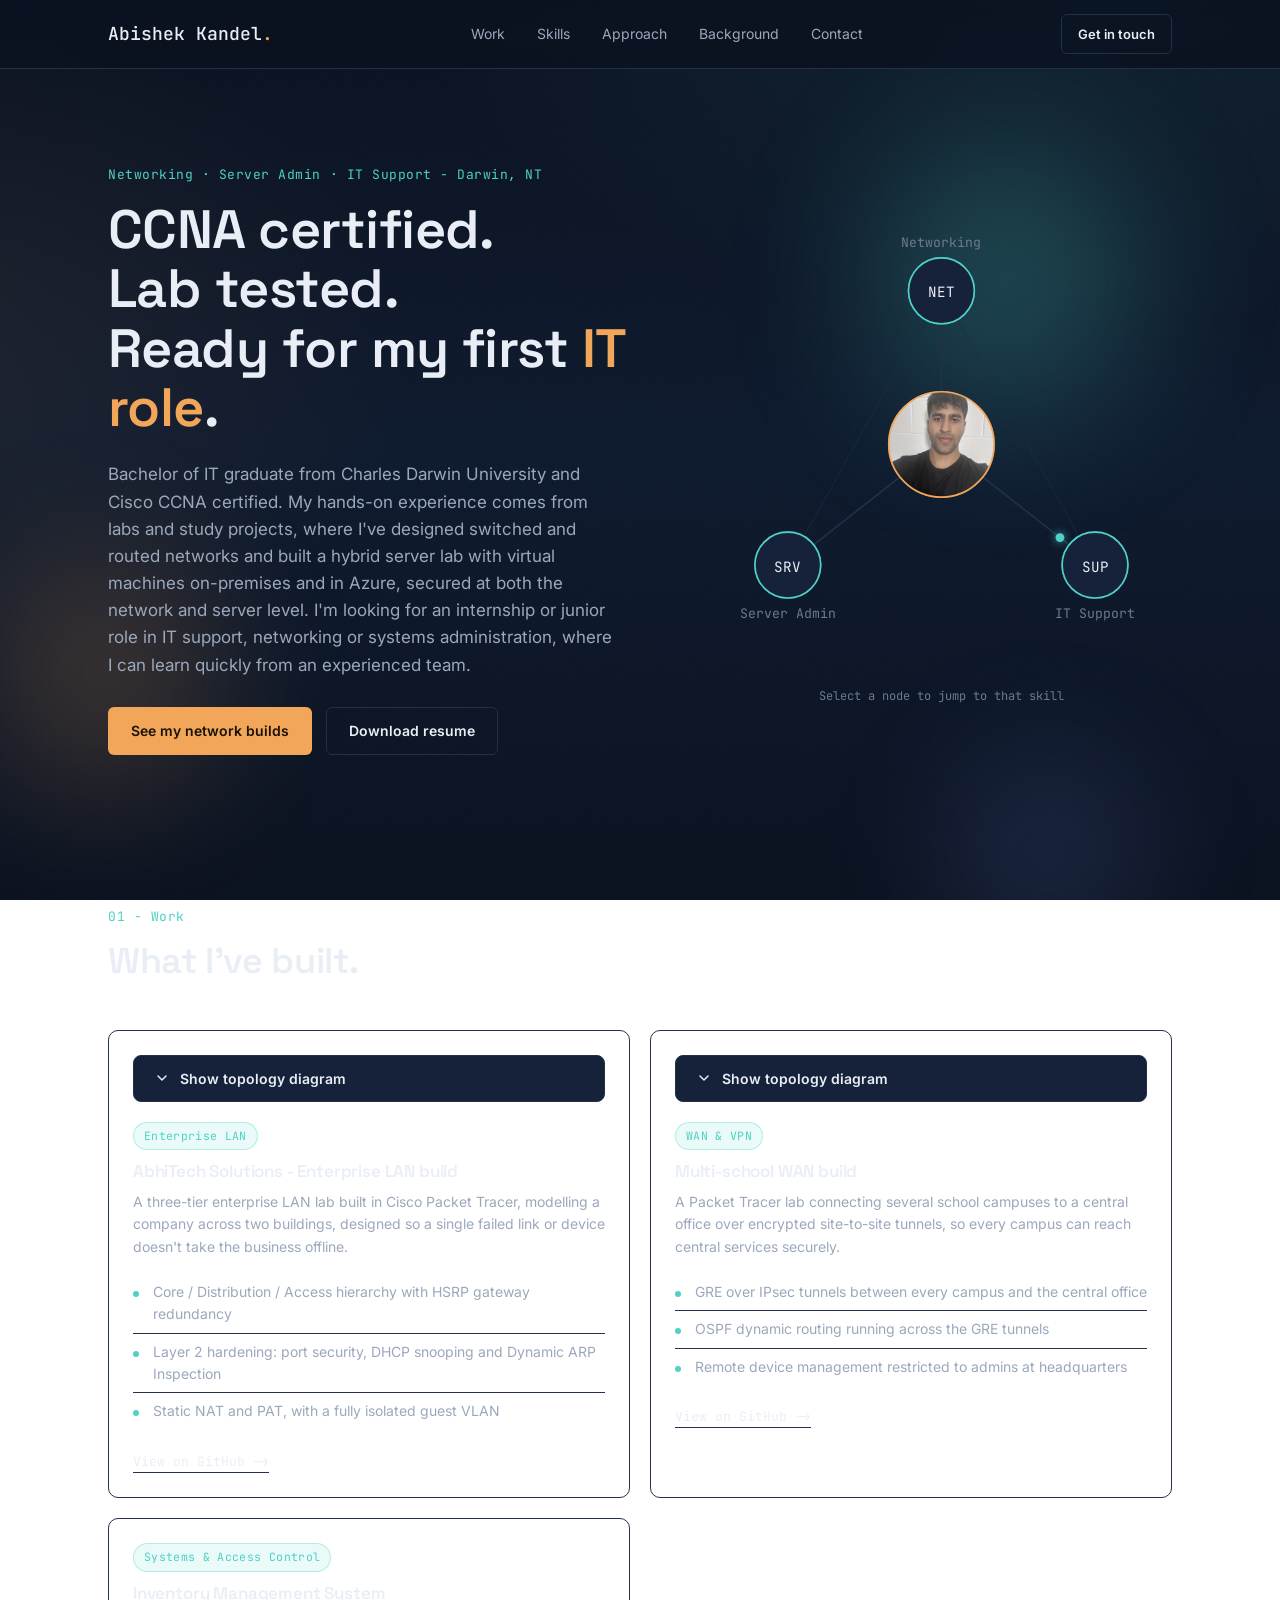
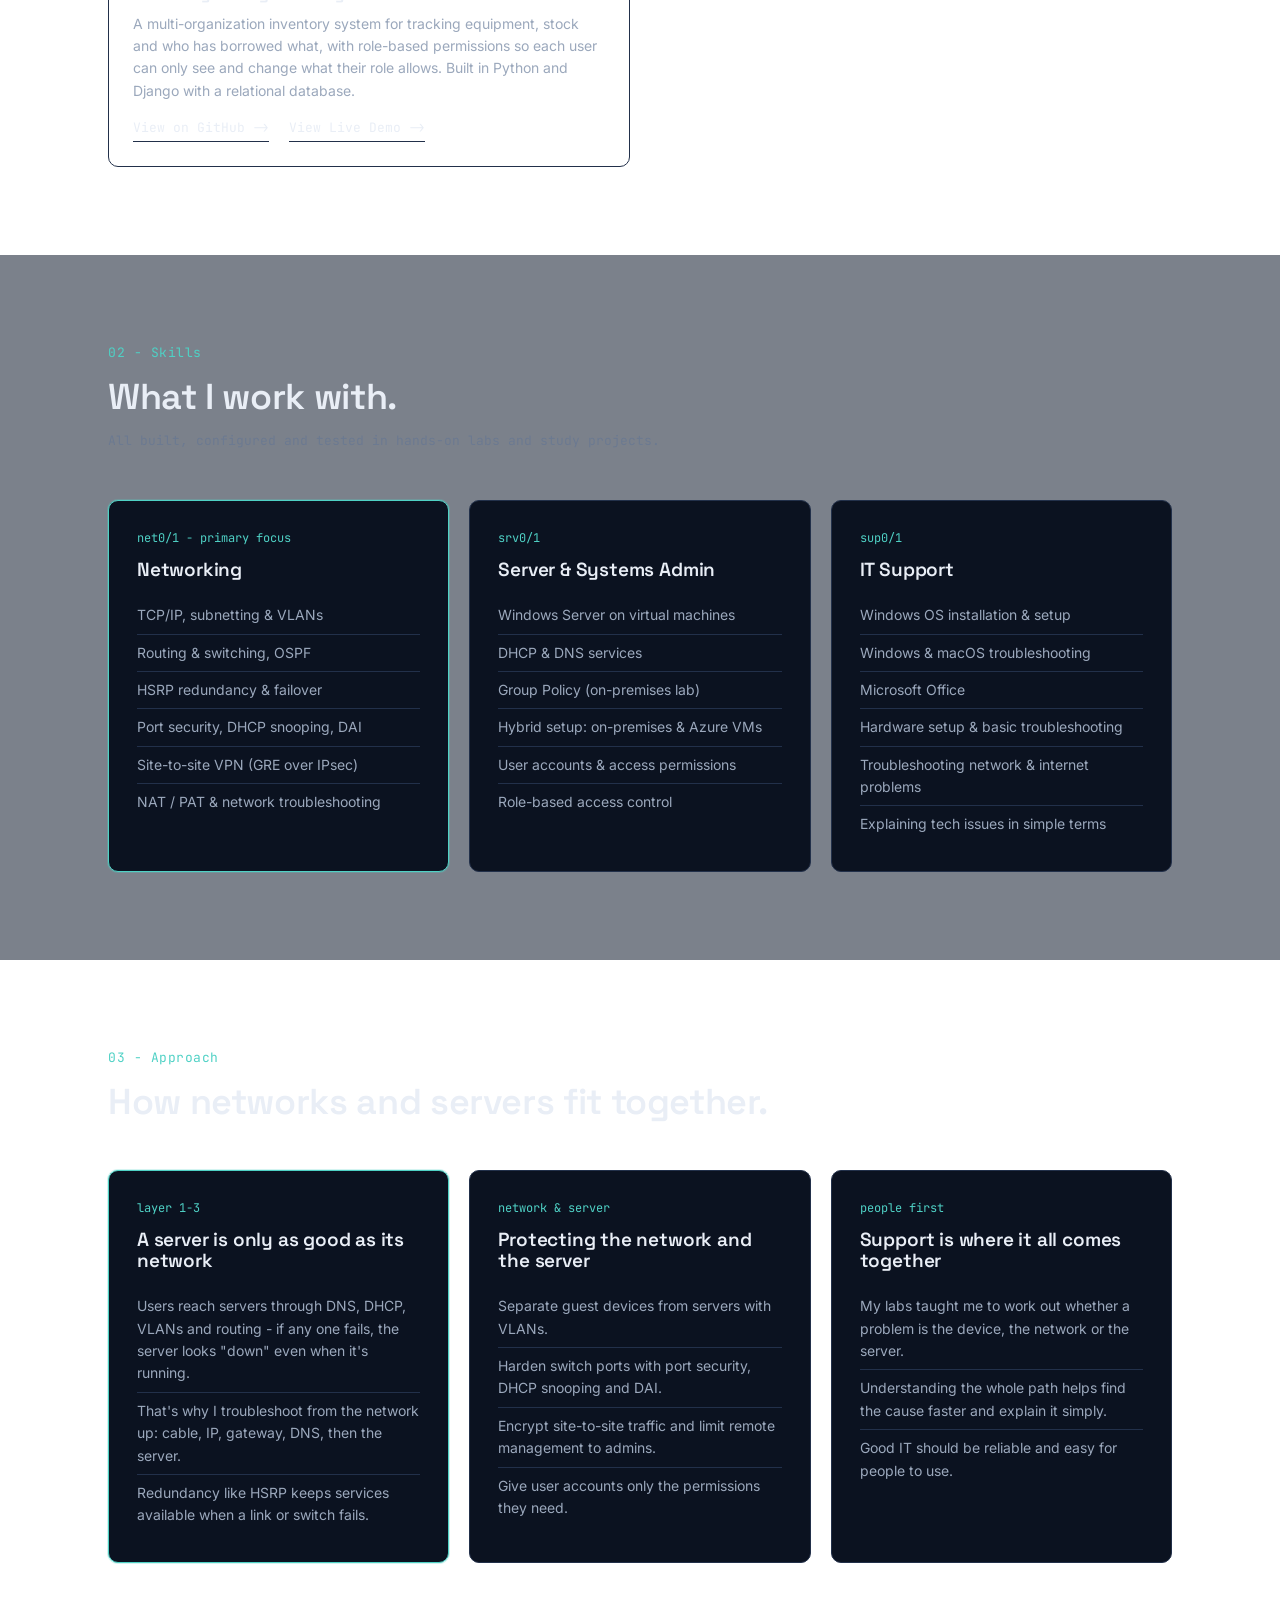
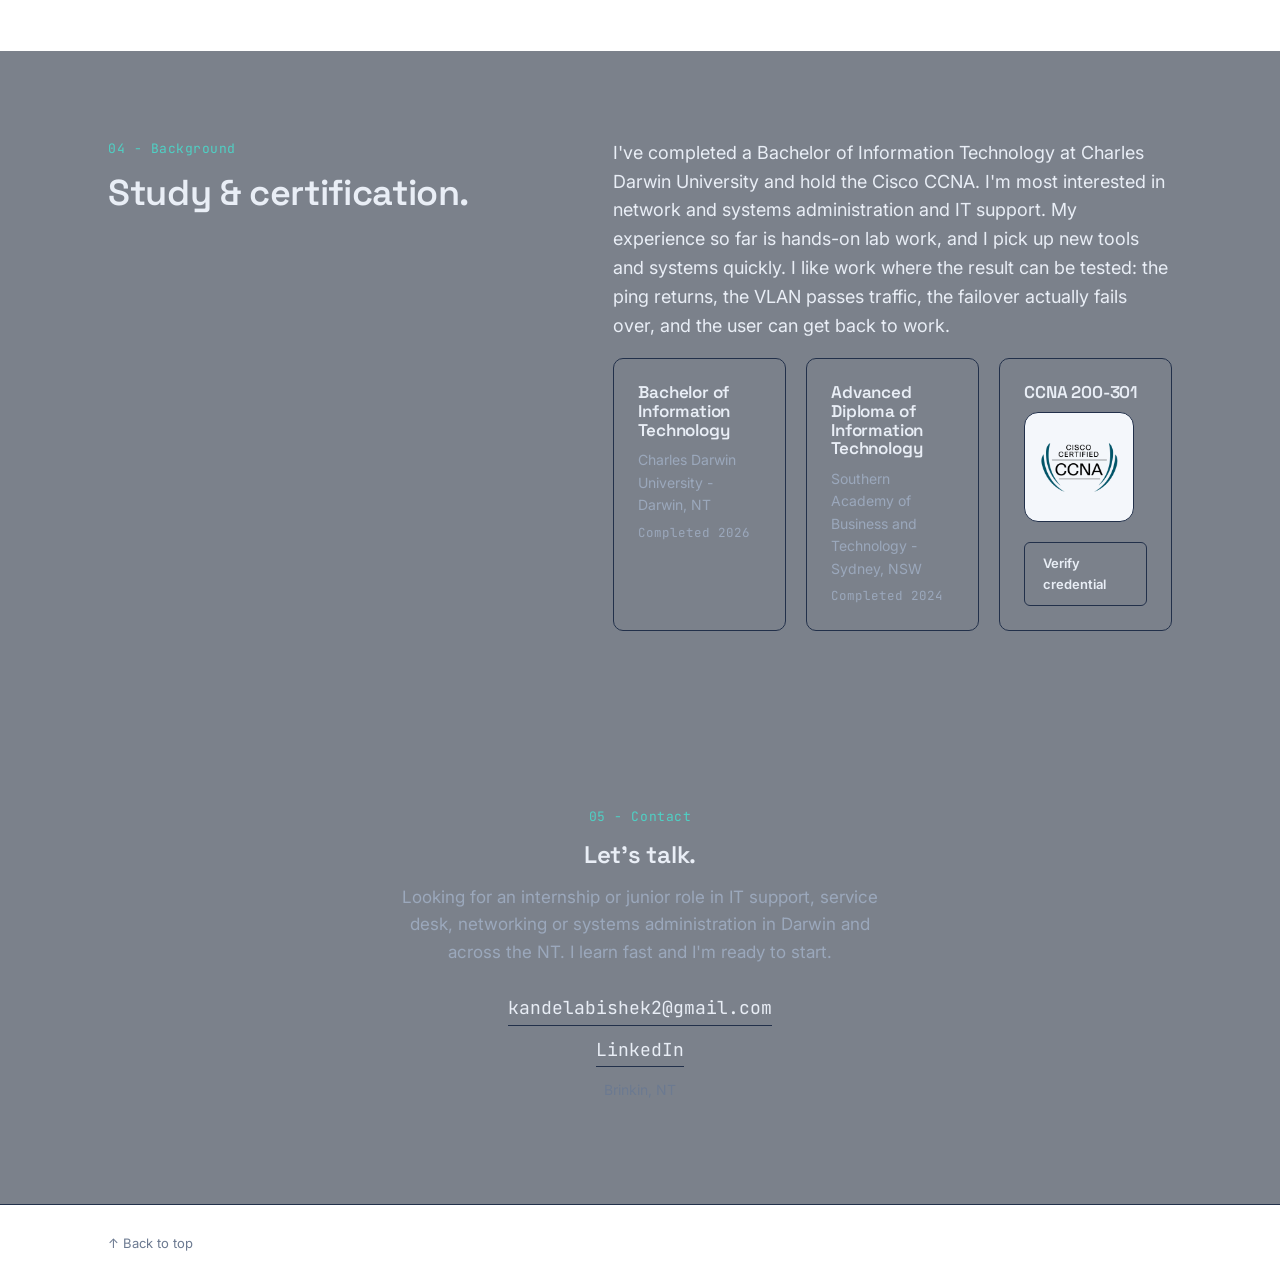
<file: index.html>
<!DOCTYPE html>
<html lang="en">
<head>
<meta charset="UTF-8">
<meta name="viewport" content="width=device-width, initial-scale=1.0">
<title>Abishek Kandel - Networking . Server Admin . IT Support</title>
<meta name="description" content="Abishek Kandel - Cisco CCNA certified IT graduate in Darwin, NT, focused on networking, server administration and IT support. Seeking an internship or junior IT role.">
<link rel="preconnect" href="https://fonts.googleapis.com">
<link rel="preconnect" href="https://fonts.gstatic.com" crossorigin>
<link href="https://fonts.googleapis.com/css2?family=Space+Grotesk:wght@400;500;600;700&family=Inter:wght@400;500;600&family=JetBrains+Mono:wght@400;500&display=swap" rel="stylesheet">
<link rel="stylesheet" href="style.css">
<script src="script.js" defer></script>
<meta property="og:title" content="Abishek Kandel - Networking, Server Admin & IT Support">
<meta property="og:description" content="CCNA certified IT graduate in Darwin, NT, focused on networking, server administration and IT support. Seeking an internship or junior IT role.">
<meta property="og:image" content="https://abhikandel.com/assets/og-image.png">
<meta property="og:url" content="https://abhikandel.com/">
</head>
<body>

<div class="noise"></div>

<!-- floating background: soft glows and drifting network nodes -->
<div class="bg-float" aria-hidden="true">
  <span class="orb orb-1"></span>
  <span class="orb orb-2"></span>
  <span class="orb orb-3"></span>
  <span class="float-dot d1"></span>
  <span class="float-dot d2"></span>
  <span class="float-dot d3"></span>
  <span class="float-dot d4"></span>
  <span class="float-dot d5"></span>
  <span class="float-dot d6"></span>
  <span class="float-dot d7"></span>
  <span class="float-dot d8"></span>
</div>

<header class="site-header">
  <div class="wrap header-inner">
    <a href="#top" class="brand">Abishek Kandel<span class="brand-dot">.</span></a>
    <nav class="nav">
      <a href="#project">Work</a>
      <a href="#skills">Skills</a>
      <a href="#approach">Approach</a>
      <a href="#background">Background</a>
      <a href="#contact">Contact</a>
    </nav>
    <a href="#contact" class="btn btn-ghost nav-cta">Get in touch</a>
  </div>
</header>

<main id="top">

  <!-- HERO -->
  <section class="hero">
    <div class="wrap hero-inner">
      <div class="hero-copy">
        <p class="eyebrow">Networking &middot; Server Admin &middot; IT Support - Darwin, NT</p>
        <h1>CCNA certified.<br>Lab tested.<br>Ready for my first <span class="accent">IT role</span>.</h1>
        <p class="hero-lead">
          Bachelor of IT graduate from Charles Darwin University and Cisco
          CCNA certified. My hands-on experience comes from labs and study
          projects, where I've designed switched and routed networks and built a
          hybrid server lab with virtual machines on-premises and in Azure,
          secured at both the network and server level. I'm looking for an internship or junior role in IT
          support, networking or systems administration, where I can learn
          quickly from an experienced team.
        </p>
        <div class="hero-actions">
          <a href="#project" class="btn btn-primary">See my network builds</a>
          <a href="resume.html" class="btn btn-outline">Download resume</a>
        </div>
      </div>

      <div class="hero-diagram">
        <svg viewBox="0 0 420 420" class="topology" role="img" aria-label="Diagram connecting Abhi to Networking, Server Admin, and IT Support - select a node to jump to that skill">
          <defs>
           <clipPath id="avatar-clip">
            <circle cx="210" cy="210" r="48" />
           </clipPath>
          </defs>
          <!-- connecting lines -->
          <line data-link="networking" x1="210" y1="210" x2="210" y2="70" class="link" />
          <line data-link="servers" x1="210" y1="210" x2="70" y2="320" class="link" />
          <line data-link="support" x1="210" y1="210" x2="350" y2="320" class="link" />
          <line x1="210" y1="70" x2="70" y2="320" class="link link-dim" />
          <line x1="210" y1="70" x2="350" y2="320" class="link link-dim" />

          <!-- traveling packets: continuous ambient motion, no interaction needed -->
          <circle class="packet" data-line="networking" data-speed="1" data-offset="0" r="4" />
          <circle class="packet" data-line="servers" data-speed="0.8" data-offset="650" r="4" />
          <circle class="packet" data-line="support" data-speed="1.15" data-offset="1300" r="4" />

          <!-- center node: Abhi -->
          <g class="node node-center">
           <circle class="node-pulse node-pulse-center" cx="210" cy="210" r="48" />
            <g class="node-center-spin">
             <image href="assets/profile-photo.jpeg" x="162" y="162" width="96" height="96" clip-path="url(#avatar-clip)" preserveAspectRatio="xMidYMid slice" />
             <circle cx="210" cy="210" r="48" />
            </g>
          </g>

          <!-- Networking node -->
          <g class="node node-link" data-skill="networking" tabindex="0" role="link" aria-label="Jump to Networking skills">
            <circle class="node-pulse" style="animation-delay: 0s;" cx="210" cy="70" r="30" />
            <circle cx="210" cy="70" r="30" />
            <text x="210" y="76" text-anchor="middle" class="node-label-mono">NET</text>
          </g>
          <text x="210" y="30" text-anchor="middle" class="node-caption">Networking</text>

          <!-- Server Admin node -->
          <g class="node node-link" data-skill="servers" tabindex="0" role="link" aria-label="Jump to Server and Systems Administration skills">
            <circle class="node-pulse" style="animation-delay: 0.7s;" cx="70" cy="320" r="30" />
            <circle cx="70" cy="320" r="30" />
            <text x="70" y="326" text-anchor="middle" class="node-label-mono">SRV</text>
          </g>
          <text x="70" y="368" text-anchor="middle" class="node-caption">Server Admin</text>

          <!-- IT Support node -->
          <g class="node node-link" data-skill="support" tabindex="0" role="link" aria-label="Jump to IT Support skills">
            <circle class="node-pulse" style="animation-delay: 1.4s;" cx="350" cy="320" r="30" />
            <circle cx="350" cy="320" r="30" />
            <text x="350" y="326" text-anchor="middle" class="node-label-mono">SUP</text>
          </g>
          <text x="350" y="368" text-anchor="middle" class="node-caption">IT Support</text>
        </svg>
        <p class="hero-diagram-hint">Select a node to jump to that skill</p>
      </div>
    </div>
  </section>

  <!-- FEATURED PROJECTS -->
<section id="project" class="section">
  <div class="wrap">
    <div class="section-head">
      <p class="eyebrow">01 - Work</p>
      <h2>What I've built.</h2>
    </div>

    <div class="project-grid">
      <div class="project-card project-card-featured">
        <div class="project-image project-image-compact" data-topology-container>
          <button type="button" class="topology-toggle" data-topology-toggle aria-expanded="false" aria-controls="topology-diagram-abhitech">
            <svg class="topology-toggle-icon" viewBox="0 0 20 20" aria-hidden="true">
              <path d="M5 7.5L10 12.5L15 7.5" fill="none" stroke="currentColor" stroke-width="1.8" stroke-linecap="round" stroke-linejoin="round"/>
            </svg>
            <span class="topology-toggle-label">Show topology diagram</span>
          </button>
          <div class="topology-collapse">
            <div class="topology-collapse-inner">
              <img id="topology-diagram-abhitech" src="assets/abhitech-topology.png" alt="AbhiTech Solutions network topology built in Cisco Packet Tracer">
            </div>
          </div>
        </div>

        <p class="project-status status-live">Enterprise LAN</p>
        <h3>AbhiTech Solutions - Enterprise LAN build</h3>
        <p class="project-card-desc">
          A three-tier enterprise LAN lab built in Cisco Packet Tracer, modelling
          a company across two buildings, designed so a single failed link
          or device doesn't take the business offline.
        </p>
        <ul class="project-points project-points-compact">
          <li>Core / Distribution / Access hierarchy with HSRP gateway redundancy</li>
          <li>Layer 2 hardening: port security, DHCP snooping and Dynamic ARP Inspection</li>
          <li>Static NAT and PAT, with a fully isolated guest VLAN</li>
        </ul>
        <a href="https://github.com/abishek414/Abhitech_LAN" class="project-card-link">View on GitHub -></a>
      </div>

      <div class="project-card project-card-featured">
        <div class="project-image project-image-compact" data-topology-container>
          <button type="button" class="topology-toggle" data-topology-toggle aria-expanded="false" aria-controls="topology-diagram-schools">
            <svg class="topology-toggle-icon" viewBox="0 0 20 20" aria-hidden="true">
              <path d="M5 7.5L10 12.5L15 7.5" fill="none" stroke="currentColor" stroke-width="1.8" stroke-linecap="round" stroke-linejoin="round"/>
            </svg>
            <span class="topology-toggle-label">Show topology diagram</span>
          </button>
          <div class="topology-collapse">
            <div class="topology-collapse-inner">
              <img id="topology-diagram-schools" src="assets/nt-schools-topology.png" alt="Multi-school WAN topology built in Cisco Packet Tracer">
            </div>
          </div>
        </div>

        <p class="project-status status-live">WAN &amp; VPN</p>
        <h3>Multi-school WAN build</h3>
        <p class="project-card-desc">
          A Packet Tracer lab connecting several school campuses to a central
          office over encrypted site-to-site tunnels, so every campus can reach
          central services securely.
        </p>
        <ul class="project-points project-points-compact">
          <li>GRE over IPsec tunnels between every campus and the central office</li>
          <li>OSPF dynamic routing running across the GRE tunnels</li>
          <li>Remote device management restricted to admins at headquarters</li>
        </ul>
        <a href="https://github.com/abishek414/NT_Schools_LAN" class="project-card-link">View on GitHub -></a>
      </div>

      <div class="project-card">
        <p class="project-status status-live">Systems &amp; Access Control</p>
        <h3>Inventory Management System</h3>
        <p class="project-card-desc">
          A multi-organization inventory system for tracking equipment, stock
          and who has borrowed what, with role-based permissions so each user
          can only see and change what their role allows. Built in Python and
          Django with a relational database.
        </p>
        <div class="project-card-links">
          <a href="https://github.com/abishek414/Inventory_Management_System" class="project-card-link">View on GitHub -></a>
          <a href="https://inventorymanagement.pythonanywhere.com" class="project-card-link" target="_blank" rel="noopener noreferrer">View Live Demo -></a>
        </div>
      </div>
    </div>
  </div>
</section>

  <!-- SKILLS -->
  <section id="skills" class="section section-alt">
    <div class="wrap">
      <div class="section-head">
        <p class="eyebrow">02 - Skills</p>
        <h2>What I work with.</h2>
        <p class="section-note">All built, configured and tested in hands-on labs and study projects.</p>
      </div>

      <div class="skills-grid">
        <div class="skill-card skill-card-primary" data-skill="networking">
          <p class="skill-tag">net0/1 - primary focus</p>
          <h3>Networking</h3>
          <ul>
            <li>TCP/IP, subnetting &amp; VLANs</li>
            <li>Routing &amp; switching, OSPF</li>
            <li>HSRP redundancy &amp; failover</li>
            <li>Port security, DHCP snooping, DAI</li>
            <li>Site-to-site VPN (GRE over IPsec)</li>
            <li>NAT / PAT &amp; network troubleshooting</li>
          </ul>
        </div>

        <div class="skill-card" data-skill="servers">
          <p class="skill-tag">srv0/1</p>
          <h3>Server &amp; Systems Admin</h3>
          <ul>
            <li>Windows Server on virtual machines</li>
            <li>DHCP &amp; DNS services</li>
            <li>Group Policy (on-premises lab)</li>
            <li>Hybrid setup: on-premises &amp; Azure VMs</li>
            <li>User accounts &amp; access permissions</li>
            <li>Role-based access control</li>
          </ul>
        </div>

        <div class="skill-card" data-skill="support">
          <p class="skill-tag">sup0/1</p>
          <h3>IT Support</h3>
          <ul>
            <li>Windows OS installation &amp; setup</li>
            <li>Windows &amp; macOS troubleshooting</li>
            <li>Microsoft Office</li>
            <li>Hardware setup &amp; basic troubleshooting</li>
            <li>Troubleshooting network &amp; internet problems</li>
            <li>Explaining tech issues in simple terms</li>
          </ul>
        </div>
      </div>
    </div>
  </section>

  <!-- APPROACH: how networks and servers fit together -->
  <section id="approach" class="section">
    <div class="wrap">
      <div class="section-head">
        <p class="eyebrow">03 - Approach</p>
        <h2>How networks and servers fit together.</h2>
      </div>

      <div class="skills-grid">
        <div class="skill-card skill-card-primary">
          <p class="skill-tag">layer 1-3</p>
          <h3>A server is only as good as its network</h3>
          <ul>
            <li>Users reach servers through DNS, DHCP, VLANs and routing - if any one fails, the server looks "down" even when it's running.</li>
            <li>That's why I troubleshoot from the network up: cable, IP, gateway, DNS, then the server.</li>
            <li>Redundancy like HSRP keeps services available when a link or switch fails.</li>
          </ul>
        </div>

        <div class="skill-card">
          <p class="skill-tag">network &amp; server</p>
          <h3>Protecting the network and the server</h3>
          <ul>
            <li>Separate guest devices from servers with VLANs.</li>
            <li>Harden switch ports with port security, DHCP snooping and DAI.</li>
            <li>Encrypt site-to-site traffic and limit remote management to admins.</li>
            <li>Give user accounts only the permissions they need.</li>
          </ul>
        </div>

        <div class="skill-card">
          <p class="skill-tag">people first</p>
          <h3>Support is where it all comes together</h3>
          <ul>
            <li>My labs taught me to work out whether a problem is the device, the network or the server.</li>
            <li>Understanding the whole path helps find the cause faster and explain it simply.</li>
            <li>Good IT should be reliable and easy for people to use.</li>
          </ul>
        </div>
      </div>
    </div>
  </section>

  <!-- BACKGROUND -->
  <section id="background" class="section section-alt">
    <div class="wrap about-grid">
      <div class="section-head">
        <p class="eyebrow">04 - Background</p>
        <h2>Study &amp; certification.</h2>
      </div>
      <div class="about-body">
        <p>
          I've completed a Bachelor of Information Technology at Charles Darwin
          University and hold the Cisco CCNA. I'm
          most interested in network and systems administration and IT support.
          My experience so far is hands-on lab work, and I pick up new tools and
          systems quickly. I like work where the result can be tested:
          the ping returns, the VLAN passes traffic, the failover actually fails
          over, and the user can get back to work.
        </p>

        <div class="edu-grid">
          <div class="edu-card">
            <h3>Bachelor of Information Technology</h3>
            <p class="edu-sub">Charles Darwin University - Darwin, NT</p>
            <p class="edu-date">Completed 2026</p>
          </div>
          <div class="edu-card">
            <h3>Advanced Diploma of Information Technology</h3>
            <p class="edu-sub">Southern Academy of Business and Technology - Sydney, NSW</p>
            <p class="edu-date">Completed 2024</p>
          </div>
            <div class="edu-card edu-card-cert">
              <h3>CCNA 200-301</h3>
              <img class="cert-badge" src="assets/ccna-badge.png" alt="Cisco Certified CCNA badge">
              <a href="https://www.credly.com/badges/32969df9-1d10-4612-9668-bd08989cf61e/public_url"
              class="btn btn-outline cert-btn"
              target="_blank" rel="noopener noreferrer">Verify credential</a>
            </div>
          </div>
        </div>
      </div>
    </div>
  </section>

  <!-- CONTACT -->
  <section id="contact" class="section section-contact">
    <div class="wrap contact-inner">
      <p class="eyebrow">05 - Contact</p>
      <h2>Let's talk.</h2>
      <p class="contact-lead">
        Looking for an internship or junior role in IT support, service desk,
        networking or systems administration in Darwin and across the NT.
        I learn fast and I'm ready to start.
      </p>
      <div class="contact-links">
        <a href="mailto:kandelabishek2@gmail.com" class="contact-link">kandelabishek2@gmail.com</a>
        <a href="https://linkedin.com/in/abishek-kandel" class="contact-link" target="_blank" rel="noopener noreferrer">LinkedIn</a>
      </div>
      <p class="contact-location">Brinkin, NT</p>
    </div>
  </section>

</main>

<footer class="site-footer">
  <div class="wrap footer-inner">
    <a href="#top" class="footer-mono">&uarr; Back to top</a>
  </div>
</footer>

</body>
</html>
</file>
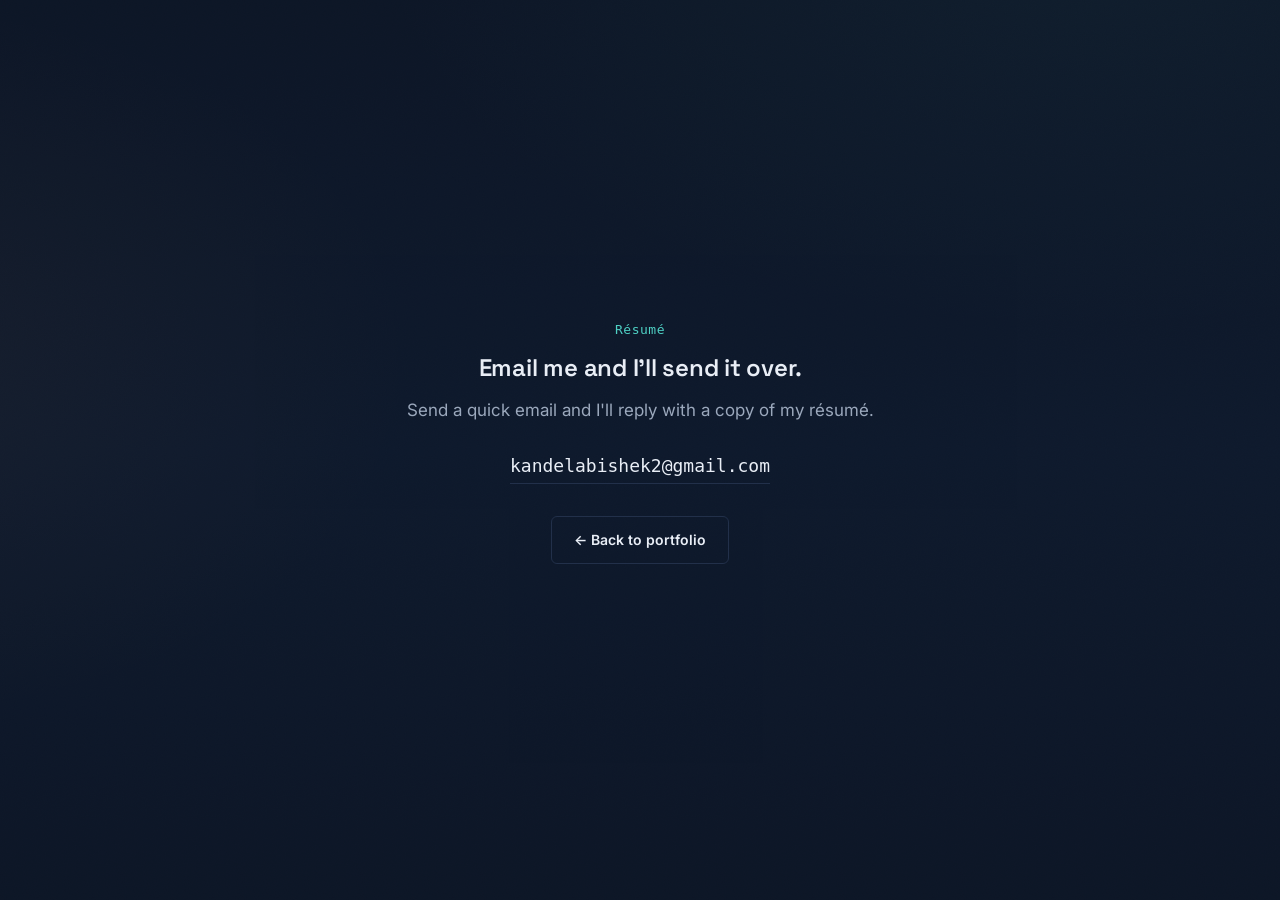
<file: resume.html>
<!DOCTYPE html>
<html lang="en">
<head>
<meta charset="UTF-8">
<meta name="viewport" content="width=device-width, initial-scale=1.0">
<title>R&eacute;sum&eacute; &mdash; Abishek Kandel</title>
<link href="https://fonts.googleapis.com/css2?family=Space+Grotesk:wght@400;500;600;700&family=Inter:wght@400;500;600&display=swap" rel="stylesheet">
<link rel="stylesheet" href="style.css">
</head>
<body>
<div class="noise"></div>
<main class="section section-contact" style="min-height: 100vh; display: flex; align-items: center;">
  <div class="wrap contact-inner">
    <p class="eyebrow">R&eacute;sum&eacute;</p>
    <h2>Email me and I'll send it over.</h2>
    <p class="contact-lead">
      Send a quick email and I'll reply with a copy of my r&eacute;sum&eacute;.
    </p>
    <div class="contact-links">
      <a href="mailto:kandelabishek2@gmail.com" class="contact-link">kandelabishek2@gmail.com</a>
    </div>
    <p style="margin-top: 32px;">
      <a href="index.html" class="btn btn-outline">&larr; Back to portfolio</a>
    </p>
  </div>
</main>
</body>
</html>
</file>
<file: style.css>
/* Design tokens */
:root {
  --bg: #0B1220;
  --surface: #101A2C;
  --surface-2: #16223A;
  --border: #22304A;
  --text: #E9EEF6;
  --text-dim: #9BA8BC;
  --text-faint: #6C7A91;
  --accent: #F2A65A;
  --accent-dim: #C77F3A;
  --signal: #4FD1C5;

  --font-display: 'Space Grotesk', sans-serif;
  --font-body: 'Inter', sans-serif;
  --font-mono: 'JetBrains Mono', monospace;

  --wrap: 1120px;
}

* { box-sizing: border-box; }

html { scroll-behavior: smooth; }

@media (prefers-reduced-motion: reduce) {
  html { scroll-behavior: auto; }
  *, *::before, *::after {
    animation-duration: 0.01ms !important;
    animation-iteration-count: 1 !important;
    transition-duration: 0.01ms !important;
    scroll-behavior: auto !important;
  }
}

body {
  margin: 0;
  background: var(--bg);
  color: var(--text);
  font-family: var(--font-body);
  font-size: 16px;
  line-height: 1.6;
  -webkit-font-smoothing: antialiased;
  overflow-x: hidden;
}

.wrap {
  max-width: var(--wrap);
  margin: 0 auto;
  padding: 0 28px;
}

img, svg { max-width: 100%; }

@media (max-width: 480px) {
  .wrap { padding: 0 18px; }
}

h1, h2, h3 {
  font-family: var(--font-display);
  font-weight: 600;
  line-height: 1.1;
  margin: 0;
  letter-spacing: -0.01em;
}

p { margin: 0 0 1em; }
ul { margin: 0; padding: 0; list-style: none; }

a {
  color: inherit;
  text-decoration: none;
}

.accent { color: var(--accent); }

.hero-name {
  font-family: var(--font-mono);
  font-size: 14px;
  color: var(--text);
  letter-spacing: 0.02em;
  margin: 0 0 6px;
}

.eyebrow {
  font-family: var(--font-mono);
  font-size: 13px;
  color: var(--signal);
  letter-spacing: 0.04em;
  margin: 0 0 14px;
}

/* subtle grain for depth, kept very quiet */
.noise {
  position: fixed;
  inset: 0;
  pointer-events: none;
  z-index: 0;
  opacity: 0.025;
  background-image: url("data:image/svg+xml,%3Csvg xmlns='http://www.w3.org/2000/svg' width='120' height='120'%3E%3Cfilter id='n'%3E%3CfeTurbulence type='fractalNoise' baseFrequency='0.9' numOctaves='2' stitchTiles='stitch'/%3E%3C/filter%3E%3Crect width='100%25' height='100%25' filter='url(%23n)'/%3E%3C/svg%3E");
}

/* Header */
.site-header {
  position: sticky;
  top: 0;
  z-index: 20;
  background: rgba(11, 18, 32, 0.85);
  backdrop-filter: blur(10px);
  border-bottom: 1px solid var(--border);
}

.header-inner {
  display: flex;
  align-items: center;
  justify-content: space-between;
  height: 68px;
}

.brand {
  font-family: var(--font-mono);
  font-weight: 500;
  font-size: 18px;
}
.brand-dot { color: var(--accent); }

.nav {
  display: flex;
  gap: 32px;
}

.nav a {
  font-size: 14px;
  color: var(--text-dim);
  transition: color 0.15s ease;
}
.nav a:hover, .nav a:focus-visible { color: var(--text); }

.nav-cta { display: inline-flex; }

@media (max-width: 720px) {
  .nav { display: none; }
}

@media (max-width: 400px) {
  .header-inner { height: 60px; }
  .brand { font-size: 16px; }
  .nav-cta { font-size: 12px; padding: 8px 12px; }
}

/* Buttons*/
.btn {
  display: inline-block;
  font-family: var(--font-body);
  font-weight: 600;
  font-size: 14px;
  padding: 12px 22px;
  border-radius: 6px;
  border: 1px solid transparent;
  transition: transform 0.15s ease, background 0.15s ease, border-color 0.15s ease;
}
.btn:focus-visible {
  outline: 2px solid var(--signal);
  outline-offset: 2px;
}

.btn-primary {
  background: var(--accent);
  color: #1A1206;
}
.btn-primary:hover { transform: translateY(-1px); background: #f5b478; }

.btn-outline {
  border-color: var(--border);
  color: var(--text);
}
.btn-outline:hover { border-color: var(--signal); color: var(--signal); }

.btn-ghost {
  border-color: var(--border);
  color: var(--text);
  font-size: 13px;
  padding: 9px 16px;
}
.btn-ghost:hover { border-color: var(--accent); color: var(--accent); }

/* Hero*/
.hero {
  padding: 96px 0 64px;
  position: relative;
  z-index: 1;
}

.hero-inner {
  display: grid;
  grid-template-columns: 1.1fr 0.9fr;
  gap: 40px;
  align-items: center;
}

.hero-copy h1 {
  font-size: clamp(34px, 5vw, 54px);
  margin: 12px 0 24px;
}

.hero-lead {
  color: var(--text-dim);
  font-size: 17px;
  max-width: 46ch;
}

.hero-actions {
  display: flex;
  gap: 14px;
  margin-top: 28px;
  flex-wrap: wrap;
}

.hero-diagram { width: 100%; }
.topology { width: 100%; height: auto; }

.link {
  stroke: var(--border);
  stroke-width: 1.5;
}
.link-dim { stroke: var(--border); opacity: 0.35; }

.node circle:not(.node-pulse) {
  fill: var(--surface-2);
  stroke: var(--signal);
  stroke-width: 1.5;
}
.node-center circle:not(.node-pulse) {
  fill: none;
  stroke: var(--accent);
}
.node-center .node-label-mono { fill: #1A1206; font-size: 12px; }
.node-center-spin {
  transform-box: view-box;
  transform-origin: 210px 210px;
  animation: node-center-spin 14s linear infinite;
}
@keyframes node-center-spin {
  from { transform: rotate(0deg); }
  to { transform: rotate(360deg); }
}
@media (prefers-reduced-motion: reduce) {
  .node-center-spin { animation: none; }
}

.node-label-mono {
  font-family: var(--font-mono);
  font-size: 13px;
  fill: var(--text);
}
.node-caption {
  font-family: var(--font-mono);
  font-size: 12px;
  fill: var(--text-faint);
}

@media (max-width: 860px) {
  .hero-inner { grid-template-columns: 1fr; }
  .hero-diagram { max-width: 340px; margin: 0 auto; }
}

@media (max-width: 480px) {
  .hero { padding: 64px 0 48px; }
  .hero-lead { font-size: 15.5px; }
  .hero-actions { flex-direction: column; align-items: stretch; }
  .hero-actions .btn { text-align: center; }
  .hero-diagram { max-width: 280px; }
}
/* Hero diagram: full motion + click-to-navigate nodes */
.packet {
  fill: var(--signal);
  filter: drop-shadow(0 0 4px rgba(79, 209, 197, 0.8));
}
@media (prefers-reduced-motion: reduce) {
  .packet { display: none; }
}

.hero-diagram-hint {
  text-align: center;
  font-family: var(--font-mono);
  font-size: 12px;
  color: var(--text-faint);
  margin: 4px 0 0;
}

.node-link {
  cursor: pointer;
  transform-box: fill-box;
  transform-origin: center;
  transition: transform 0.15s ease;
  -webkit-tap-highlight-color: transparent;
}
.node-link:hover,
.node-link:focus-visible {
  transform: scale(1.08);
}
.node-link:hover circle:not(.node-pulse),
.node-link:focus-visible circle:not(.node-pulse) {
  stroke: var(--accent);
  fill: var(--surface-2);
}
.node-link:focus,
.node-link:focus-visible {
  outline: none;
}
.node-link:focus-visible circle:not(.node-pulse) {
  filter: drop-shadow(0 0 8px var(--accent));
}

/* gentle glow pulse on the center node's solid circle */
.node-center circle:not(.node-pulse) {
  animation: pulse 3.2s ease-in-out infinite;
}
@keyframes pulse {
  0%, 100% { filter: drop-shadow(0 0 0 rgba(242, 166, 90, 0)); }
  50% { filter: drop-shadow(0 0 10px rgba(242, 166, 90, 0.45)); }
}

/* continuous "flowing" ring inside each node */
.node-pulse {
  fill: none;
  stroke: var(--signal);
  stroke-width: 1.5;
  opacity: 0.6;
  transform-box: fill-box;
  transform-origin: center;
  animation: node-ping 2.6s ease-out infinite;
  pointer-events: none;
}
.node-pulse-center { stroke: var(--accent); }
@keyframes node-ping {
  0% { transform: scale(1); opacity: 0.55; }
  100% { transform: scale(1.55); opacity: 0; }
}

@media (prefers-reduced-motion: reduce) {
  .node-center circle:not(.node-pulse) { animation: none; }
  .node-pulse { animation: none; opacity: 0; }
}

/* Topology screenshot: hidden until opened, closes on tab/window blur */
.topology-toggle {
  display: inline-flex;
  align-items: center;
  gap: 10px;
  width: 100%;
  background: var(--surface-2);
  border: 1px solid var(--border);
  color: var(--text);
  font-family: var(--font-body);
  font-weight: 600;
  font-size: 14px;
  padding: 14px 20px;
  border-radius: 8px;
  cursor: pointer;
  transition: border-color 0.15s ease, color 0.15s ease;
  -webkit-tap-highlight-color: transparent;
}
.topology-toggle:hover,
.topology-toggle:focus-visible {
  border-color: var(--signal);
  color: var(--signal);
}
.topology-toggle:focus-visible {
  outline: 2px solid var(--signal);
  outline-offset: 2px;
}
.topology-toggle-icon {
  width: 16px;
  height: 16px;
  flex-shrink: 0;
  transition: transform 0.3s ease;
}
.project-image.is-open .topology-toggle-icon {
  transform: rotate(180deg);
}
.topology-toggle-label { flex: 1; text-align: left; }

.topology-collapse {
  display: grid;
  grid-template-rows: 0fr;
  margin-top: 0;
  transition: grid-template-rows 0.4s ease, margin-top 0.4s ease;
}
.project-image.is-open .topology-collapse {
  grid-template-rows: 1fr;
  margin-top: 20px;
}
.topology-collapse-inner {
  overflow: hidden;
  min-height: 0;
}
@media (prefers-reduced-motion: reduce) {
  .topology-collapse { transition: none; }
}

/* Card hover lift — mouse/trackpad only; touch gets a tap response instead
   so nothing gets stuck "hovered" on mobile */
.project-card,
.skill-card,
.edu-card {
  transition: transform 0.2s ease, border-color 0.2s ease, box-shadow 0.2s ease;
}

@media (hover: hover) and (pointer: fine) {
  .project-card:hover,
  .skill-card:hover,
  .edu-card:hover {
    transform: translateY(-4px);
    border-color: var(--signal);
    box-shadow: 0 14px 28px rgba(0, 0, 0, 0.28);
  }
  .skill-card-primary:hover {
    border-color: var(--signal);
  }
}

@media (hover: none) {
  .project-card:active,
  .skill-card:active,
  .edu-card:active {
    transform: scale(0.98);
    border-color: var(--signal);
  }
}

@media (prefers-reduced-motion: reduce) {
  .project-card,
  .skill-card,
  .edu-card {
    transition: none;
  }
}

/*  Sections (shared)*/
.section {
  padding: 88px 0;
  position: relative;
  z-index: 1;
}
.section-alt { background: rgba(16, 26, 44, 0.55); }

.section-head { margin-bottom: 48px; }
.section-head h2 {
  font-size: clamp(26px, 3.5vw, 36px);
}

@media (max-width: 480px) {
  .section { padding: 60px 0; }
  .section-head { margin-bottom: 32px; }
}

/* About*/
.about-grid {
  display: grid;
  grid-template-columns: 0.9fr 1.1fr;
  gap: 48px;
}
.about-body p { color: var(--text-dim); }
.about-body p:first-child { color: var(--text); font-size: 18px; }

@media (max-width: 860px) {
  .about-grid { grid-template-columns: 1fr; }
}

/* Skills */
.skills-grid {
  display: grid;
  grid-template-columns: repeat(3, 1fr);
  gap: 20px;
}

.skill-card {
  background: var(--bg);
  border: 1px solid var(--border);
  border-radius: 10px;
  padding: 28px;
}

.skill-card-primary {
  border-color: var(--signal);
  box-shadow: 0 0 0 1px rgba(79, 209, 197, 0.25);
}

.skill-tag {
  font-family: var(--font-mono);
  font-size: 12px;
  color: var(--signal);
  margin: 0 0 12px;
}

.skill-card h3 { margin-bottom: 16px; font-size: 19px; }

.skill-card li {
  color: var(--text-dim);
  font-size: 14px;
  padding: 7px 0;
  border-top: 1px solid var(--border);
}
.skill-card li:first-of-type { border-top: none; }

.skill-card {
  transition: border-color 0.3s ease, box-shadow 0.3s ease;
}
.skill-card.is-highlighted {
  border-color: var(--accent);
  box-shadow: 0 0 0 1px var(--accent), 0 0 24px rgba(242, 166, 90, 0.25);
}

@media (max-width: 860px) {
  .skills-grid { grid-template-columns: 1fr; }
}

/*Project*/
.project-panel {
  display: grid;
  grid-template-columns: 1.3fr 0.7fr;
  grid-template-areas:
    "image image"
    "summary stats";
  gap: 28px 40px;
  background: var(--surface);
  border: 1px solid var(--border);
  border-radius: 14px;
  padding: 44px;
}

.project-image { grid-area: image; }
.project-image img {
  width: 100%;
  display: block;
  border-radius: 8px;
  border: 1px solid var(--border);
}

.project-summary { grid-area: summary; }
.project-stats { grid-area: stats; }

.project-points { margin: 20px 0 28px; }
.project-points li {
  color: var(--text-dim);
  font-size: 14.5px;
  padding: 9px 0 9px 22px;
  position: relative;
  border-top: 1px solid var(--border);
}
.project-points li:first-child { border-top: none; }
.project-points li::before {
  content: '';
  position: absolute;
  left: 0;
  top: 17px;
  width: 6px;
  height: 6px;
  border-radius: 50%;
  background: var(--signal);
}

.project-stats {
  display: grid;
  grid-template-columns: 1fr 1fr;
  gap: 20px;
  align-content: start;
}
.stat {
  border-left: 2px solid var(--accent);
  padding-left: 14px;
}
.stat-num {
  font-family: var(--font-mono);
  font-size: 30px;
  color: var(--text);
  margin: 0;
}
.stat-label {
  font-size: 13px;
  color: var(--text-faint);
  margin: 2px 0 0;
}

@media (max-width: 860px) {
  .project-panel {
    grid-template-columns: 1fr;
    grid-template-areas:
      "image"
      "summary"
      "stats";
    padding: 28px;
  }
}

@media (max-width: 480px) {
  .project-panel { padding: 20px; }
  .project-title { font-size: 20px; }
  .project-stats { gap: 14px; }
  .stat-num { font-size: 24px; }
}

.project-title {
  font-size: 22px;
  margin: 10px 0 16px;
}

.project-status {
  display: inline-block;
  font-family: var(--font-mono);
  font-size: 11.5px;
  letter-spacing: 0.03em;
  padding: 4px 10px;
  border-radius: 20px;
  margin: 0;
}
.status-live {
  color: var(--signal);
  background: rgba(79, 209, 197, 0.12);
  border: 1px solid rgba(79, 209, 197, 0.35);
}

@media (max-width: 480px) {
  .edu-card, .skill-card { padding: 20px; }
}
.project-grid {
  display: grid;
  grid-template-columns: repeat(2, 1fr);
  gap: 20px;
  margin-top: 20px;
}

.project-image-compact {
  margin-bottom: 20px;
}

.project-points-compact {
  margin: 14px 0 18px;
}

.project-points-compact li {
  padding: 7px 0 7px 20px;
  font-size: 14px;
}

.project-card {
  border: 1px solid var(--border);
  border-radius: 10px;
  padding: 24px;
}
.project-card h3 {
  font-size: 17px;
  margin: 12px 0 10px;
}
.project-card-desc {
  color: var(--text-dim);
  font-size: 14px;
  margin-bottom: 16px;
}
.project-card-link {
  font-family: var(--font-mono);
  font-size: 13px;
  color: var(--text);
  border-bottom: 1px solid var(--border);
  padding-bottom: 2px;
  transition: color 0.15s ease, border-color 0.15s ease;
}
.project-card-link:hover {
  color: var(--signal);
  border-color: var(--signal);
}
.project-card-links {
  display: flex;
  flex-wrap: wrap;
  gap: 8px 20px;
}
@media (max-width: 860px) {
  .project-grid { grid-template-columns: 1fr; }
}

@media (max-width: 480px) {
  .project-card { padding: 20px; }
}

/* Experience (timeline) */
.timeline {
  display: grid;
  gap: 32px;
}
.timeline-item {
  border-top: 1px solid var(--border);
  padding-top: 28px;
  display: grid;
  grid-template-columns: 180px 1fr;
  gap: 24px;
}
.timeline-date {
  font-family: var(--font-mono);
  font-size: 13px;
  color: var(--signal);
  margin: 0;
}
.timeline-item h3 { margin-bottom: 12px; font-size: 18px; }
.timeline-item li {
  color: var(--text-dim);
  font-size: 14.5px;
  padding: 5px 0 5px 16px;
  position: relative;
}
.timeline-item li::before {
  content: '—';
  position: absolute;
  left: 0;
  color: var(--text-faint);
}

@media (max-width: 640px) {
  .timeline-item { grid-template-columns: 1fr; gap: 8px; }
}

/* Education */
.edu-grid {
  display: grid;
  grid-template-columns: repeat(3, 1fr);
  gap: 20px;
}
.edu-card {
  border: 1px solid var(--border);
  border-radius: 10px;
  padding: 24px;
}
.edu-card h3 { font-size: 17px; margin-bottom: 10px; }
.edu-sub { color: var(--text-dim); font-size: 14px; margin-bottom: 6px; }
.edu-date {
  font-family: var(--font-mono);
  font-size: 12.5px;
  color: var(--text-faint);
  margin: 0;
}

.edu-card-cert {
  display: flex;
  flex-direction: column;
}
.edu-card-cert .cert-badge {
  width: 110px;
  height: 110px;
  object-fit: contain;
  display: block;
  margin-bottom: 16px;
  padding: 10px;
  background-color: #F4F7FB;
  border-radius: 14px;
  border: 1px solid var(--border);
}
.edu-card-cert .cert-btn {
  margin-top: auto;
  align-self: flex-start;
  font-size: 13px;
  padding: 10px 18px;
}

@media (max-width: 860px) {
  .edu-card-cert {
    display: grid;
    grid-template-columns: 88px 1fr;
    column-gap: 16px;
    align-items: center;
  }
  .edu-card-cert .cert-badge {
    grid-column: 1;
    grid-row: 1;
    width: 88px;
    height: 88px;
    margin: 0;
  }
  .edu-card-cert h3 {
    grid-column: 2;
    grid-row: 1;
    margin: 0;
  }
  .edu-card-cert .cert-btn {
    grid-column: 1 / -1;
    grid-row: 2;
    align-self: stretch;
    text-align: center;
    margin-top: 18px;
  }
}

@media (max-width: 480px) {
  .edu-card-cert {
    grid-template-columns: 72px 1fr;
    column-gap: 14px;
  }
  .edu-card-cert .cert-badge {
    width: 72px;
    height: 72px;
    padding: 8px;
  }
}

@media (max-width: 860px) {
  .edu-grid { grid-template-columns: 1fr; }
}

/* Contact */
.section-contact {
  text-align: center;
  background: rgba(16, 26, 44, 0.55);
}
.contact-inner { max-width: 560px; margin: 0 auto; }
.contact-inner .eyebrow { justify-self: center; }
.contact-lead {
  color: var(--text-dim);
  font-size: 17px;
  margin-top: 16px;
}
.contact-links {
  display: flex;
  flex-direction: column;
  gap: 10px;
  align-items: center;
  margin: 28px 0 12px;
}
.contact-link {
  font-family: var(--font-mono);
  font-size: 18px;
  color: var(--text);
  border-bottom: 1px solid var(--border);
  padding-bottom: 2px;
  transition: color 0.15s ease, border-color 0.15s ease;
  word-break: break-word;
  overflow-wrap: anywhere;
  max-width: 100%;
}
.contact-link:hover { color: var(--accent); border-color: var(--accent); }

.contact-location {
  color: var(--text-faint);
  font-size: 14px;
}

@media (max-width: 480px) {
  .contact-link { font-size: 16px; }
}


/* Footer */
.site-footer {
  border-top: 1px solid var(--border);
  padding: 28px 0;
}
.footer-inner {
  display: flex;
  justify-content: space-between;
  color: var(--text-faint);
  font-size: 13px;
}
.footer-mono {
  transition: color 0.15s ease;
}
@media (hover: hover) and (pointer: fine) {
  .footer-mono:hover {
    color: var(--accent);
  }
}
/* Section note under headings */
.section-note {
  margin: 14px 0 0;
  color: var(--text-faint);
  font-family: var(--font-mono);
  font-size: 13px;
}

/* Floating background: soft glows + drifting nodes */
body {
  background:
    radial-gradient(1200px 700px at 85% -10%, rgba(79, 209, 197, 0.10), transparent 60%),
    radial-gradient(900px 600px at -10% 40%, rgba(242, 166, 90, 0.08), transparent 60%),
    linear-gradient(180deg, #0B1220 0%, #0E1A2E 50%, #0B1220 100%);
  background-attachment: fixed;
}
.bg-float {
  position: fixed;
  inset: 0;
  z-index: 0;
  pointer-events: none;
  overflow: hidden;
}
.orb {
  position: absolute;
  border-radius: 50%;
  filter: blur(60px);
  opacity: 0.6;
  will-change: transform;
}
.orb-1 {
  width: 420px; height: 420px;
  background: radial-gradient(circle, rgba(79, 209, 197, 0.55), transparent 70%);
  top: 8%; left: 62%;
  animation: orb-drift-a 26s ease-in-out infinite alternate;
}
.orb-2 {
  width: 360px; height: 360px;
  background: radial-gradient(circle, rgba(242, 166, 90, 0.45), transparent 70%);
  top: 55%; left: -6%;
  animation: orb-drift-b 32s ease-in-out infinite alternate;
}
.orb-3 {
  width: 300px; height: 300px;
  background: radial-gradient(circle, rgba(120, 150, 255, 0.35), transparent 70%);
  top: 78%; left: 70%;
  animation: orb-drift-a 38s ease-in-out infinite alternate-reverse;
}
@keyframes orb-drift-a {
  0%   { transform: translate(0, 0) scale(1); }
  50%  { transform: translate(-80px, 60px) scale(1.12); }
  100% { transform: translate(40px, 120px) scale(0.95); }
}
@keyframes orb-drift-b {
  0%   { transform: translate(0, 0) scale(1); }
  50%  { transform: translate(90px, -50px) scale(1.08); }
  100% { transform: translate(140px, 40px) scale(1); }
}
.float-dot {
  position: absolute;
  bottom: -20px;
  width: 6px; height: 6px;
  border-radius: 50%;
  background: var(--signal);
  box-shadow: 0 0 12px rgba(79, 209, 197, 0.8);
  opacity: 0;
  animation: dot-rise linear infinite;
}
.float-dot:nth-child(even) {
  background: var(--accent);
  box-shadow: 0 0 12px rgba(242, 166, 90, 0.8);
}
.d1 { left: 6%;  animation-duration: 22s; animation-delay: 0s; }
.d2 { left: 18%; animation-duration: 28s; animation-delay: 6s;  width: 4px; height: 4px; }
.d3 { left: 31%; animation-duration: 25s; animation-delay: 12s; }
.d4 { left: 44%; animation-duration: 30s; animation-delay: 3s;  width: 4px; height: 4px; }
.d5 { left: 57%; animation-duration: 24s; animation-delay: 9s; }
.d6 { left: 69%; animation-duration: 29s; animation-delay: 15s; width: 5px; height: 5px; }
.d7 { left: 81%; animation-duration: 23s; animation-delay: 5s;  width: 4px; height: 4px; }
.d8 { left: 93%; animation-duration: 27s; animation-delay: 11s; }
@keyframes dot-rise {
  0%   { transform: translate(0, 0); opacity: 0; }
  10%  { opacity: 0.95; }
  50%  { transform: translate(30px, -55vh); }
  90%  { opacity: 0.7; }
  100% { transform: translate(-20px, -110vh); opacity: 0; }
}
@media (max-width: 720px) {
  .orb { filter: blur(50px); opacity: 0.28; }
  .orb-1 { width: 260px; height: 260px; }
  .orb-2 { width: 240px; height: 240px; }
  .orb-3 { display: none; }
}
@media (prefers-reduced-motion: reduce) {
  .orb, .float-dot { animation: none !important; }
  .float-dot { display: none; }
}
</file>
